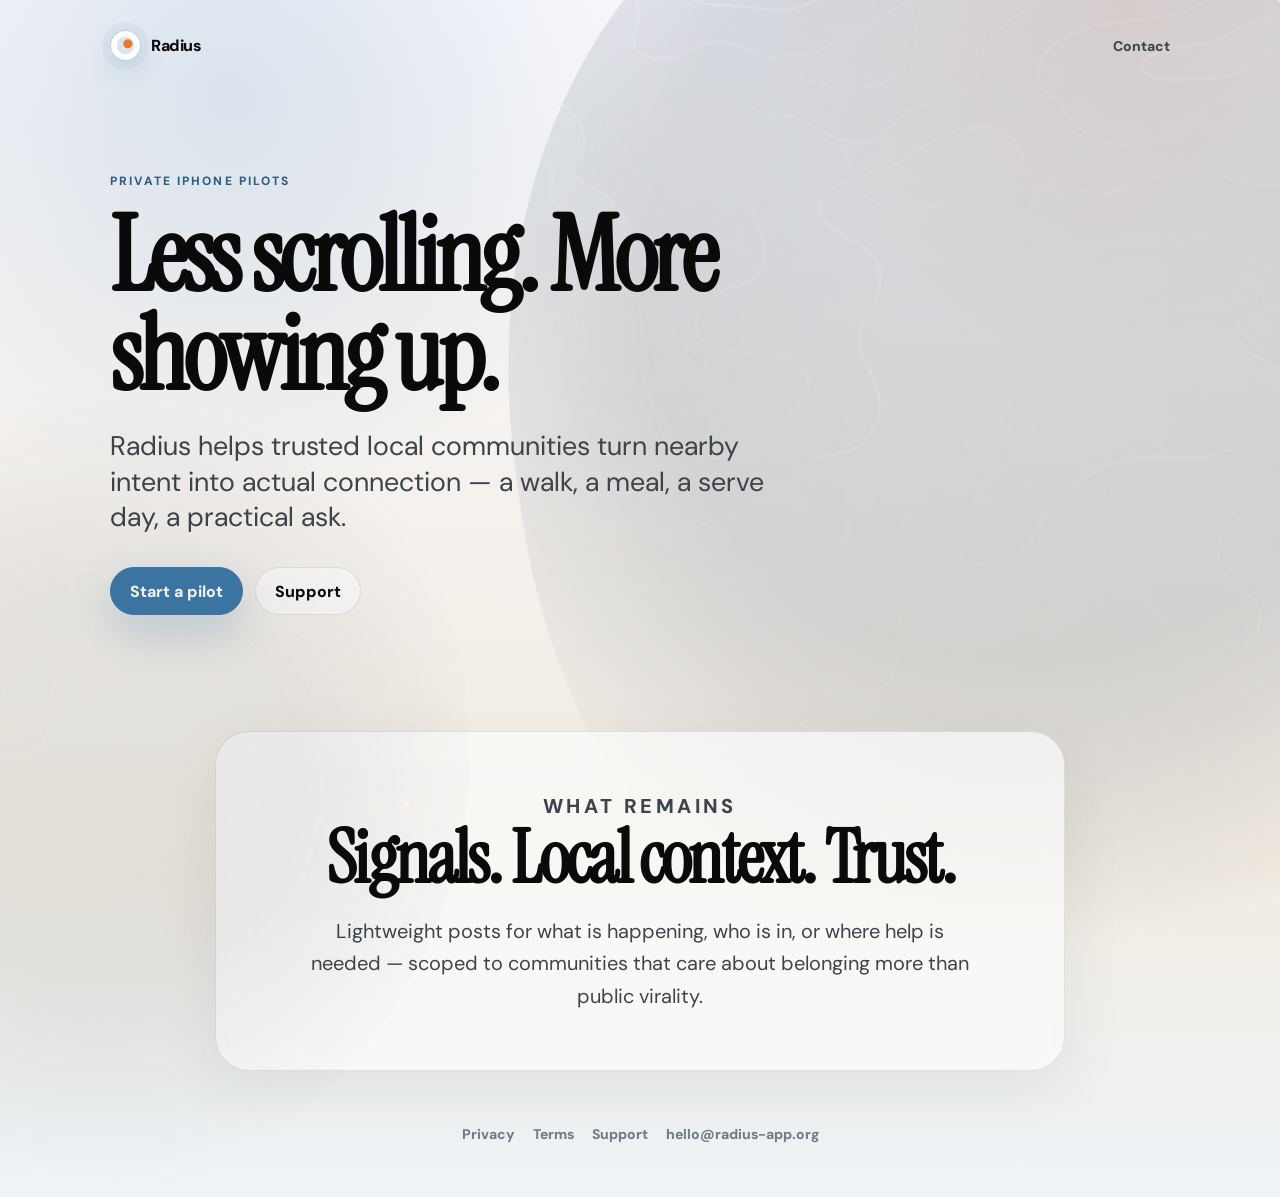
<file: index.html>
<!doctype html>
<html lang="en">
<head>
  <meta charset="utf-8" />
  <meta name="viewport" content="width=device-width, initial-scale=1" />
  <title>Radius — Less scrolling. More showing up.</title>
  <meta name="description" content="Radius helps trusted local communities spend less time scrolling and more time showing up." />
  <meta property="og:title" content="Radius — Less scrolling. More showing up." />
  <meta property="og:description" content="Nearby Signals for trusted communities." />
  <meta property="og:image" content="https://www.radius-app.org/assets/radius-image2-bg.jpg" />
  <meta property="og:type" content="website" />
  <link rel="preconnect" href="https://fonts.googleapis.com">
  <link rel="preconnect" href="https://fonts.gstatic.com" crossorigin>
  <link href="https://fonts.googleapis.com/css2?family=DM+Sans:wght@400;500;700;800&family=Instrument+Serif:ital@0;1&display=swap" rel="stylesheet">
  <link rel="stylesheet" href="styles.css" />
</head>
<body>
  <main class="site-shell">
    <nav class="nav" aria-label="Primary">
      <a class="brand" href="/" aria-label="Radius home"><span class="mark" aria-hidden="true"></span><span>Radius</span></a>
      <a class="nav-contact" href="mailto:hello@radius-app.org?subject=Radius%20pilot%20interest">Contact</a>
    </nav>

    <section class="hero" aria-labelledby="hero-title">
      <p class="eyebrow">Private iPhone pilots</p>
      <h1 id="hero-title">Less scrolling. More showing up.</h1>
      <p class="lead">Radius helps trusted local communities turn nearby intent into actual connection — a walk, a meal, a serve day, a practical ask.</p>
      <div class="hero-actions">
        <a class="button primary" href="mailto:hello@radius-app.org?subject=Radius%20pilot%20interest">Start a pilot</a>
        <a class="button secondary" href="/support">Support</a>
      </div>
    </section>

    <section class="identity" aria-labelledby="identity-title">
      <p class="eyebrow">What remains</p>
      <h2 id="identity-title">Signals. Local context. Trust.</h2>
      <p>Lightweight posts for what is happening, who is in, or where help is needed — scoped to communities that care about belonging more than public virality.</p>
    </section>

    <footer class="footer">
      <a href="/privacy">Privacy</a>
      <a href="/terms">Terms</a>
      <a href="/support">Support</a>
      <a href="mailto:hello@radius-app.org">hello@radius-app.org</a>
    </footer>
  </main>
</body>
</html>
</file>
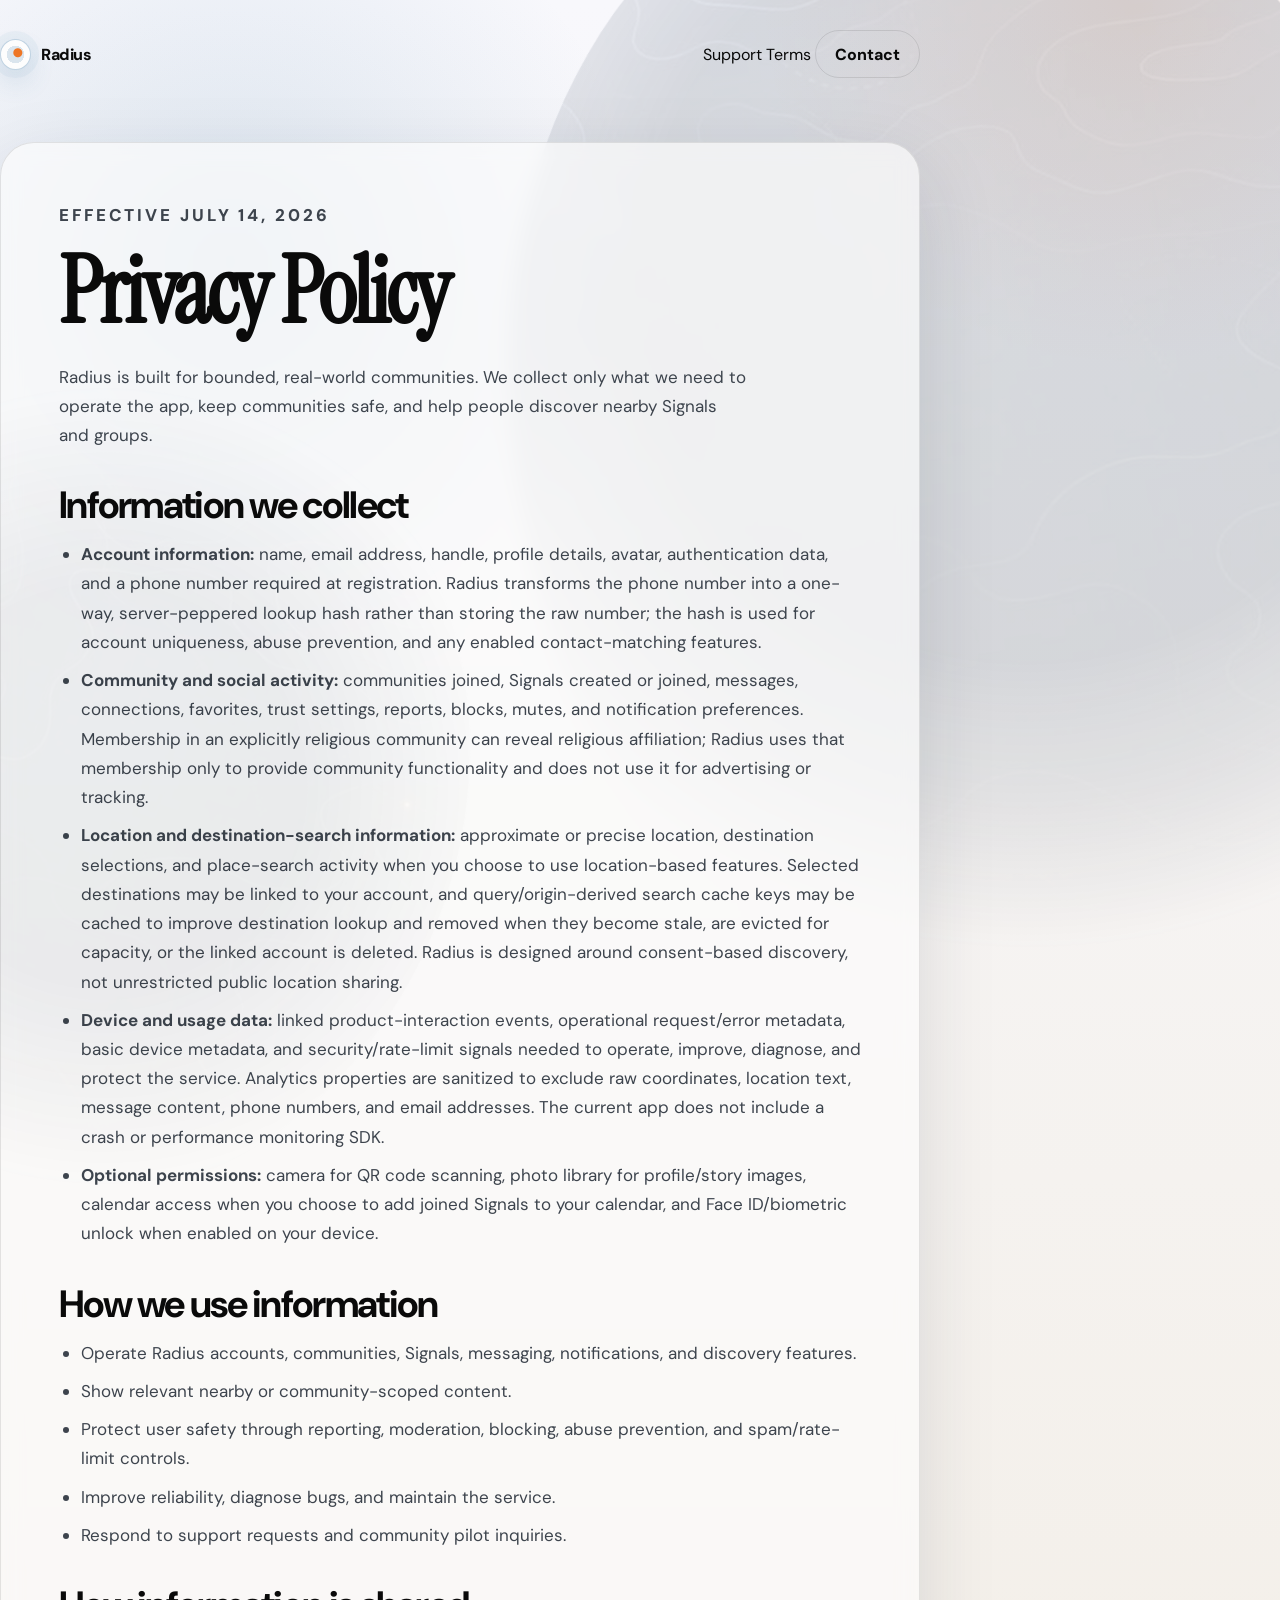
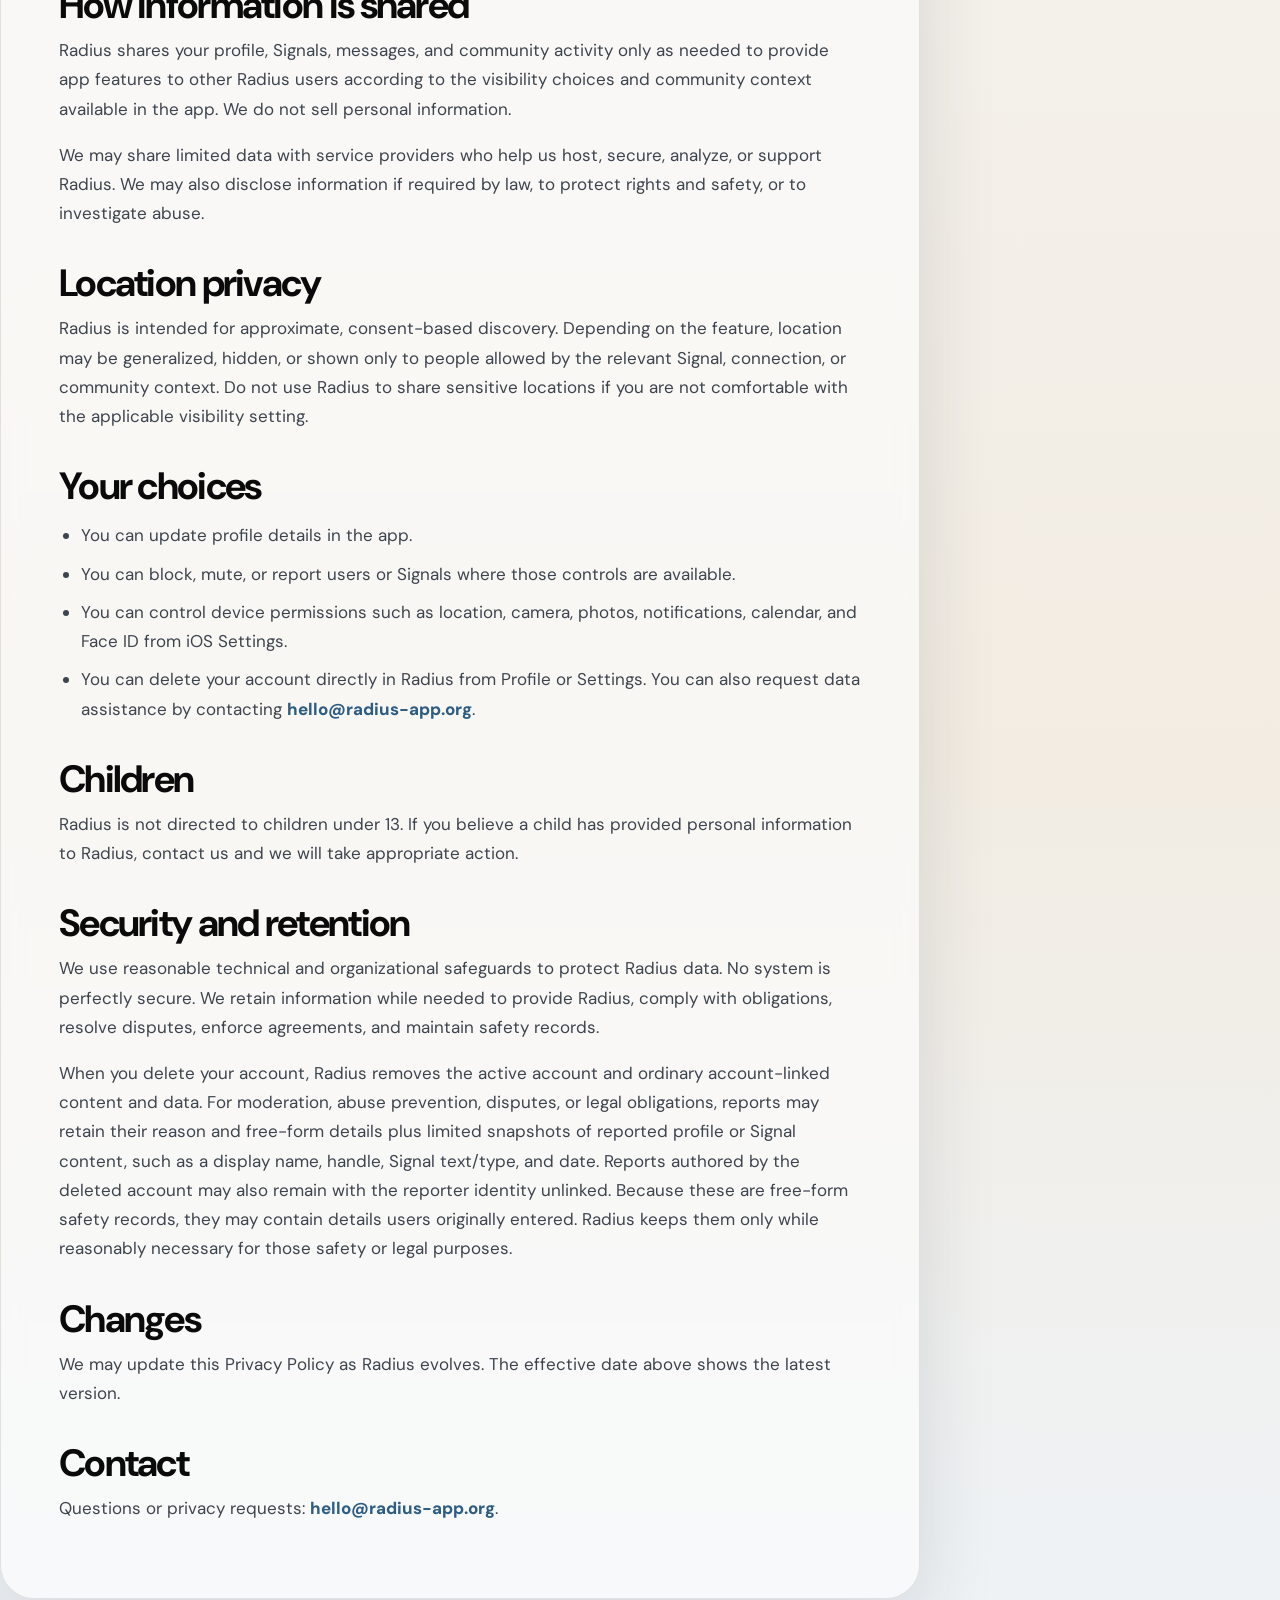
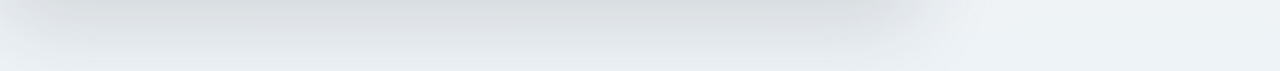
<file: privacy/index.html>
<!doctype html>
<html lang="en">
<head>
  <meta charset="utf-8" />
  <meta name="viewport" content="width=device-width, initial-scale=1" />
  <title>Radius Privacy Policy</title>
  <meta name="description" content="Privacy Policy for Radius." />

  <link rel="preconnect" href="https://fonts.googleapis.com">
  <link rel="preconnect" href="https://fonts.gstatic.com" crossorigin>
  <link href="https://fonts.googleapis.com/css2?family=DM+Sans:wght@400;500;700;800&family=Instrument+Serif:ital@0;1&display=swap" rel="stylesheet">
  <link rel="stylesheet" href="/styles.css" />
</head>
<body>
  <main class="legal-page">
    <nav class="nav" aria-label="Primary">
      <a class="brand" href="/" aria-label="Radius home">
        <span class="mark" aria-hidden="true"></span><span>Radius</span>
      </a>
      <div class="nav-links">
        <a href="/support">Support</a>
        <a href="/terms">Terms</a>
        <a class="button ghost" href="mailto:hello@radius-app.org?subject=Radius%20support">Contact</a>
      </div>
    </nav>

    <article class="legal-card">
      <p class="eyebrow">Effective July 14, 2026</p>
      <h1>Privacy Policy</h1>
      <p class="lead">Radius is built for bounded, real-world communities. We collect only what we need to operate the app, keep communities safe, and help people discover nearby Signals and groups.</p>

      <h2>Information we collect</h2>
      <ul>
        <li><strong>Account information:</strong> name, email address, handle, profile details, avatar, authentication data, and a phone number required at registration. Radius transforms the phone number into a one-way, server-peppered lookup hash rather than storing the raw number; the hash is used for account uniqueness, abuse prevention, and any enabled contact-matching features.</li>
        <li><strong>Community and social activity:</strong> communities joined, Signals created or joined, messages, connections, favorites, trust settings, reports, blocks, mutes, and notification preferences. Membership in an explicitly religious community can reveal religious affiliation; Radius uses that membership only to provide community functionality and does not use it for advertising or tracking.</li>
        <li><strong>Location and destination-search information:</strong> approximate or precise location, destination selections, and place-search activity when you choose to use location-based features. Selected destinations may be linked to your account, and query/origin-derived search cache keys may be cached to improve destination lookup and removed when they become stale, are evicted for capacity, or the linked account is deleted. Radius is designed around consent-based discovery, not unrestricted public location sharing.</li>
        <li><strong>Device and usage data:</strong> linked product-interaction events, operational request/error metadata, basic device metadata, and security/rate-limit signals needed to operate, improve, diagnose, and protect the service. Analytics properties are sanitized to exclude raw coordinates, location text, message content, phone numbers, and email addresses. The current app does not include a crash or performance monitoring SDK.</li>
        <li><strong>Optional permissions:</strong> camera for QR code scanning, photo library for profile/story images, calendar access when you choose to add joined Signals to your calendar, and Face ID/biometric unlock when enabled on your device.</li>
      </ul>

      <h2>How we use information</h2>
      <ul>
        <li>Operate Radius accounts, communities, Signals, messaging, notifications, and discovery features.</li>
        <li>Show relevant nearby or community-scoped content.</li>
        <li>Protect user safety through reporting, moderation, blocking, abuse prevention, and spam/rate-limit controls.</li>
        <li>Improve reliability, diagnose bugs, and maintain the service.</li>
        <li>Respond to support requests and community pilot inquiries.</li>
      </ul>

      <h2>How information is shared</h2>
      <p>Radius shares your profile, Signals, messages, and community activity only as needed to provide app features to other Radius users according to the visibility choices and community context available in the app. We do not sell personal information.</p>
      <p>We may share limited data with service providers who help us host, secure, analyze, or support Radius. We may also disclose information if required by law, to protect rights and safety, or to investigate abuse.</p>

      <h2>Location privacy</h2>
      <p>Radius is intended for approximate, consent-based discovery. Depending on the feature, location may be generalized, hidden, or shown only to people allowed by the relevant Signal, connection, or community context. Do not use Radius to share sensitive locations if you are not comfortable with the applicable visibility setting.</p>

      <h2>Your choices</h2>
      <ul>
        <li>You can update profile details in the app.</li>
        <li>You can block, mute, or report users or Signals where those controls are available.</li>
        <li>You can control device permissions such as location, camera, photos, notifications, calendar, and Face ID from iOS Settings.</li>
        <li>You can delete your account directly in Radius from Profile or Settings. You can also request data assistance by contacting <a href="mailto:hello@radius-app.org?subject=Radius%20privacy%20request">hello@radius-app.org</a>.</li>
      </ul>

      <h2>Children</h2>
      <p>Radius is not directed to children under 13. If you believe a child has provided personal information to Radius, contact us and we will take appropriate action.</p>

      <h2>Security and retention</h2>
      <p>We use reasonable technical and organizational safeguards to protect Radius data. No system is perfectly secure. We retain information while needed to provide Radius, comply with obligations, resolve disputes, enforce agreements, and maintain safety records.</p>
      <p>When you delete your account, Radius removes the active account and ordinary account-linked content and data. For moderation, abuse prevention, disputes, or legal obligations, reports may retain their reason and free-form details plus limited snapshots of reported profile or Signal content, such as a display name, handle, Signal text/type, and date. Reports authored by the deleted account may also remain with the reporter identity unlinked. Because these are free-form safety records, they may contain details users originally entered. Radius keeps them only while reasonably necessary for those safety or legal purposes.</p>

      <h2>Changes</h2>
      <p>We may update this Privacy Policy as Radius evolves. The effective date above shows the latest version.</p>

      <h2>Contact</h2>
      <p>Questions or privacy requests: <a href="mailto:hello@radius-app.org?subject=Radius%20privacy%20request">hello@radius-app.org</a>.</p>
    </article>
  </main>
</body>
</html>
</file>
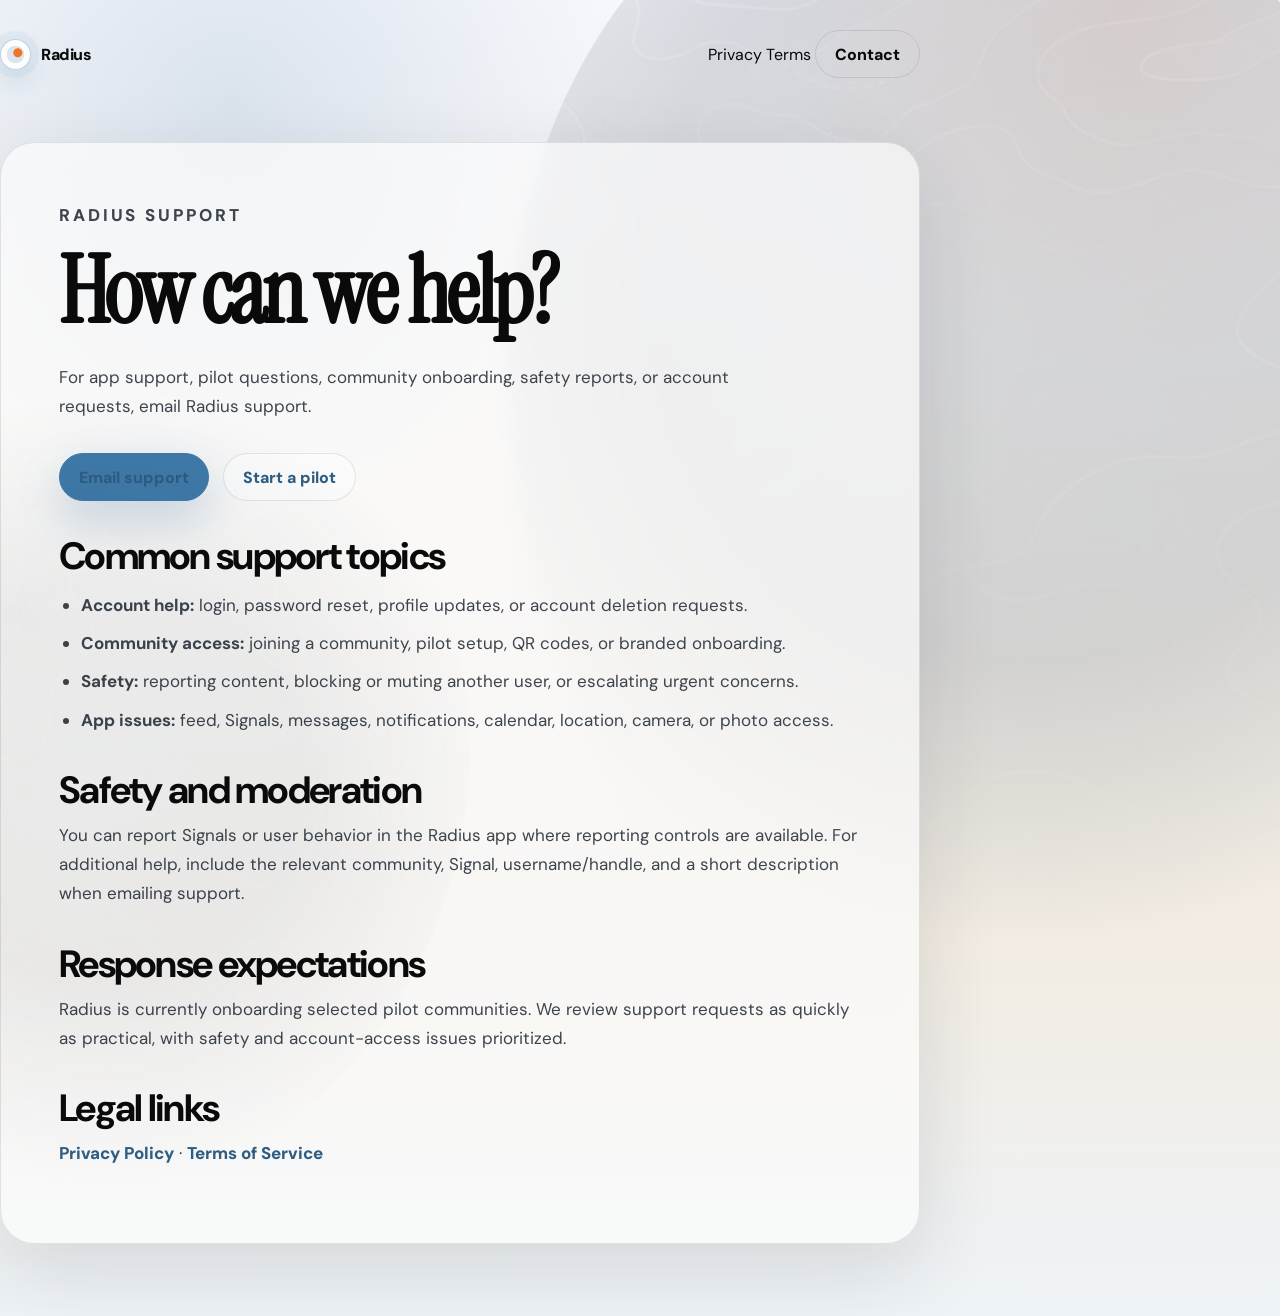
<file: support/index.html>
<!doctype html>
<html lang="en">
<head>
  <meta charset="utf-8" />
  <meta name="viewport" content="width=device-width, initial-scale=1" />
  <title>Radius Support</title>
  <meta name="description" content="Get support for Radius." />

  <link rel="preconnect" href="https://fonts.googleapis.com">
  <link rel="preconnect" href="https://fonts.gstatic.com" crossorigin>
  <link href="https://fonts.googleapis.com/css2?family=DM+Sans:wght@400;500;700;800&family=Instrument+Serif:ital@0;1&display=swap" rel="stylesheet">
  <link rel="stylesheet" href="/styles.css" />
</head>
<body>
  <main class="legal-page">
    <nav class="nav" aria-label="Primary">
      <a class="brand" href="/" aria-label="Radius home">
        <span class="mark" aria-hidden="true"></span><span>Radius</span>
      </a>
      <div class="nav-links">
        <a href="/privacy">Privacy</a>
        <a href="/terms">Terms</a>
        <a class="button ghost" href="mailto:hello@radius-app.org?subject=Radius%20support">Contact</a>
      </div>
    </nav>

    <article class="legal-card support-card">
      <p class="eyebrow">Radius support</p>
      <h1>How can we help?</h1>
      <p class="lead">For app support, pilot questions, community onboarding, safety reports, or account requests, email Radius support.</p>

      <div class="support-actions">
        <a class="button primary" href="mailto:hello@radius-app.org?subject=Radius%20support">Email support</a>
        <a class="button secondary" href="mailto:hello@radius-app.org?subject=Radius%20pilot%20interest">Start a pilot</a>
      </div>

      <h2>Common support topics</h2>
      <ul>
        <li><strong>Account help:</strong> login, password reset, profile updates, or account deletion requests.</li>
        <li><strong>Community access:</strong> joining a community, pilot setup, QR codes, or branded onboarding.</li>
        <li><strong>Safety:</strong> reporting content, blocking or muting another user, or escalating urgent concerns.</li>
        <li><strong>App issues:</strong> feed, Signals, messages, notifications, calendar, location, camera, or photo access.</li>
      </ul>

      <h2>Safety and moderation</h2>
      <p>You can report Signals or user behavior in the Radius app where reporting controls are available. For additional help, include the relevant community, Signal, username/handle, and a short description when emailing support.</p>

      <h2>Response expectations</h2>
      <p>Radius is currently onboarding selected pilot communities. We review support requests as quickly as practical, with safety and account-access issues prioritized.</p>

      <h2>Legal links</h2>
      <p><a href="/privacy">Privacy Policy</a> · <a href="/terms">Terms of Service</a></p>
    </article>
  </main>
</body>
</html>
</file>
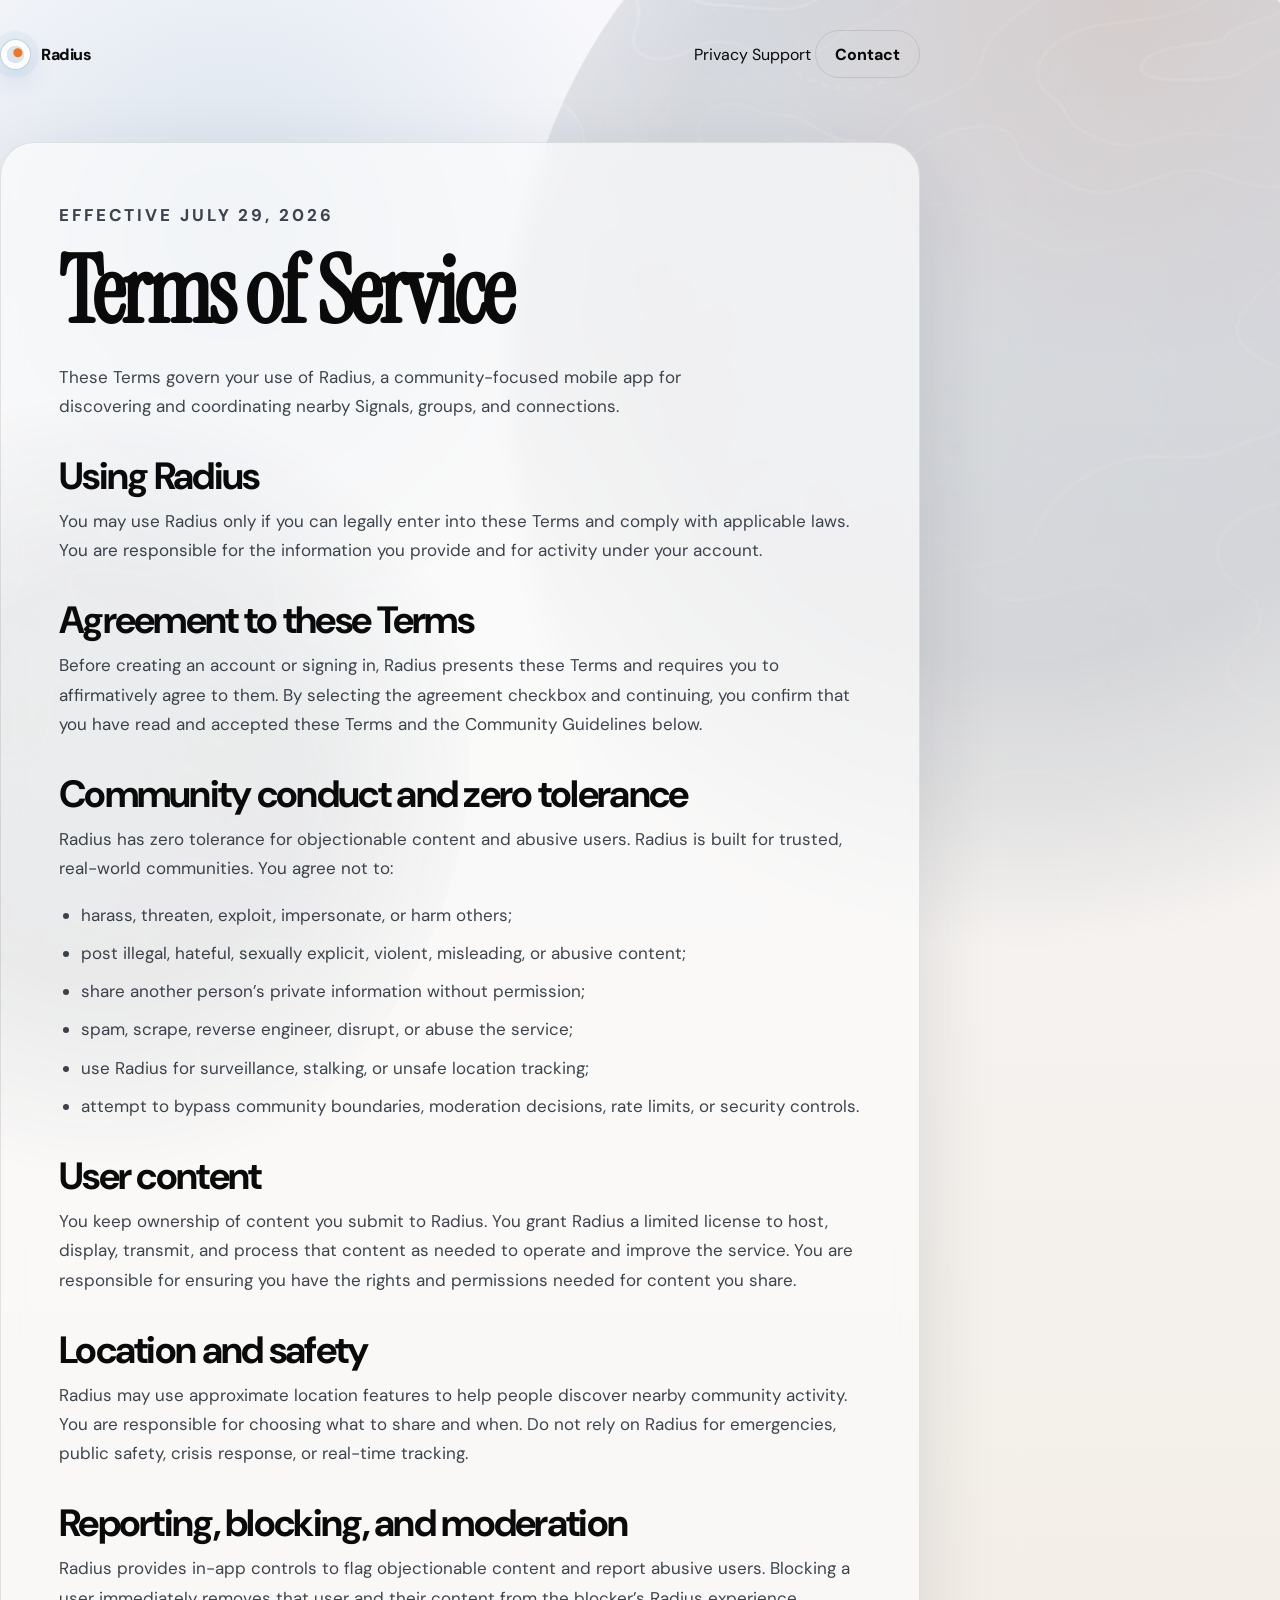
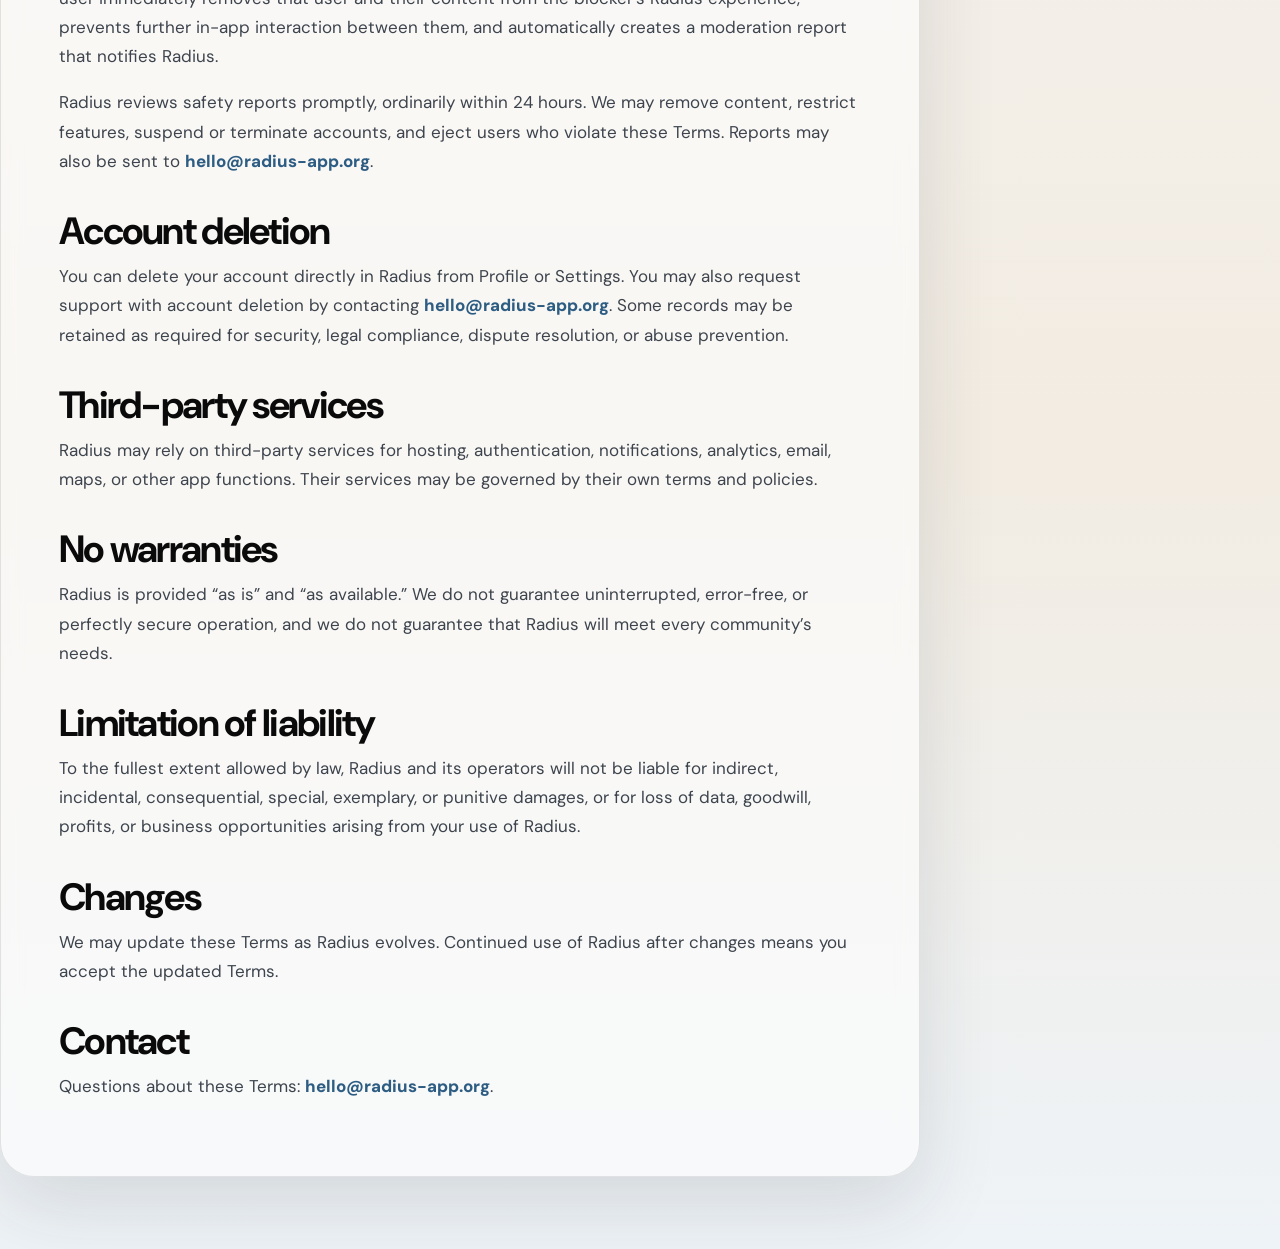
<file: terms/index.html>
<!doctype html>
<html lang="en">
<head>
  <meta charset="utf-8" />
  <meta name="viewport" content="width=device-width, initial-scale=1" />
  <title>Radius Terms of Service</title>
  <meta name="description" content="Terms of Service for Radius." />

  <link rel="preconnect" href="https://fonts.googleapis.com">
  <link rel="preconnect" href="https://fonts.gstatic.com" crossorigin>
  <link href="https://fonts.googleapis.com/css2?family=DM+Sans:wght@400;500;700;800&family=Instrument+Serif:ital@0;1&display=swap" rel="stylesheet">
  <link rel="stylesheet" href="/styles.css" />
</head>
<body>
  <main class="legal-page">
    <nav class="nav" aria-label="Primary">
      <a class="brand" href="/" aria-label="Radius home">
        <span class="mark" aria-hidden="true"></span><span>Radius</span>
      </a>
      <div class="nav-links">
        <a href="/privacy">Privacy</a>
        <a href="/support">Support</a>
        <a class="button ghost" href="mailto:hello@radius-app.org?subject=Radius%20support">Contact</a>
      </div>
    </nav>

    <article class="legal-card">
      <p class="eyebrow">Effective July 29, 2026</p>
      <h1>Terms of Service</h1>
      <p class="lead">These Terms govern your use of Radius, a community-focused mobile app for discovering and coordinating nearby Signals, groups, and connections.</p>

      <h2>Using Radius</h2>
      <p>You may use Radius only if you can legally enter into these Terms and comply with applicable laws. You are responsible for the information you provide and for activity under your account.</p>

      <h2>Agreement to these Terms</h2>
      <p>Before creating an account or signing in, Radius presents these Terms and requires you to affirmatively agree to them. By selecting the agreement checkbox and continuing, you confirm that you have read and accepted these Terms and the Community Guidelines below.</p>

      <h2>Community conduct and zero tolerance</h2>
      <p>Radius has zero tolerance for objectionable content and abusive users. Radius is built for trusted, real-world communities. You agree not to:</p>
      <ul>
        <li>harass, threaten, exploit, impersonate, or harm others;</li>
        <li>post illegal, hateful, sexually explicit, violent, misleading, or abusive content;</li>
        <li>share another person’s private information without permission;</li>
        <li>spam, scrape, reverse engineer, disrupt, or abuse the service;</li>
        <li>use Radius for surveillance, stalking, or unsafe location tracking;</li>
        <li>attempt to bypass community boundaries, moderation decisions, rate limits, or security controls.</li>
      </ul>

      <h2>User content</h2>
      <p>You keep ownership of content you submit to Radius. You grant Radius a limited license to host, display, transmit, and process that content as needed to operate and improve the service. You are responsible for ensuring you have the rights and permissions needed for content you share.</p>

      <h2>Location and safety</h2>
      <p>Radius may use approximate location features to help people discover nearby community activity. You are responsible for choosing what to share and when. Do not rely on Radius for emergencies, public safety, crisis response, or real-time tracking.</p>

      <h2>Reporting, blocking, and moderation</h2>
      <p>Radius provides in-app controls to flag objectionable content and report abusive users. Blocking a user immediately removes that user and their content from the blocker’s Radius experience, prevents further in-app interaction between them, and automatically creates a moderation report that notifies Radius.</p>
      <p>Radius reviews safety reports promptly, ordinarily within 24 hours. We may remove content, restrict features, suspend or terminate accounts, and eject users who violate these Terms. Reports may also be sent to <a href="mailto:hello@radius-app.org?subject=Radius%20safety%20report">hello@radius-app.org</a>.</p>

      <h2>Account deletion</h2>
      <p>You can delete your account directly in Radius from Profile or Settings. You may also request support with account deletion by contacting <a href="mailto:hello@radius-app.org?subject=Radius%20account%20deletion">hello@radius-app.org</a>. Some records may be retained as required for security, legal compliance, dispute resolution, or abuse prevention.</p>

      <h2>Third-party services</h2>
      <p>Radius may rely on third-party services for hosting, authentication, notifications, analytics, email, maps, or other app functions. Their services may be governed by their own terms and policies.</p>

      <h2>No warranties</h2>
      <p>Radius is provided “as is” and “as available.” We do not guarantee uninterrupted, error-free, or perfectly secure operation, and we do not guarantee that Radius will meet every community’s needs.</p>

      <h2>Limitation of liability</h2>
      <p>To the fullest extent allowed by law, Radius and its operators will not be liable for indirect, incidental, consequential, special, exemplary, or punitive damages, or for loss of data, goodwill, profits, or business opportunities arising from your use of Radius.</p>

      <h2>Changes</h2>
      <p>We may update these Terms as Radius evolves. Continued use of Radius after changes means you accept the updated Terms.</p>

      <h2>Contact</h2>
      <p>Questions about these Terms: <a href="mailto:hello@radius-app.org?subject=Radius%20terms">hello@radius-app.org</a>.</p>
    </article>
  </main>
</body>
</html>
</file>
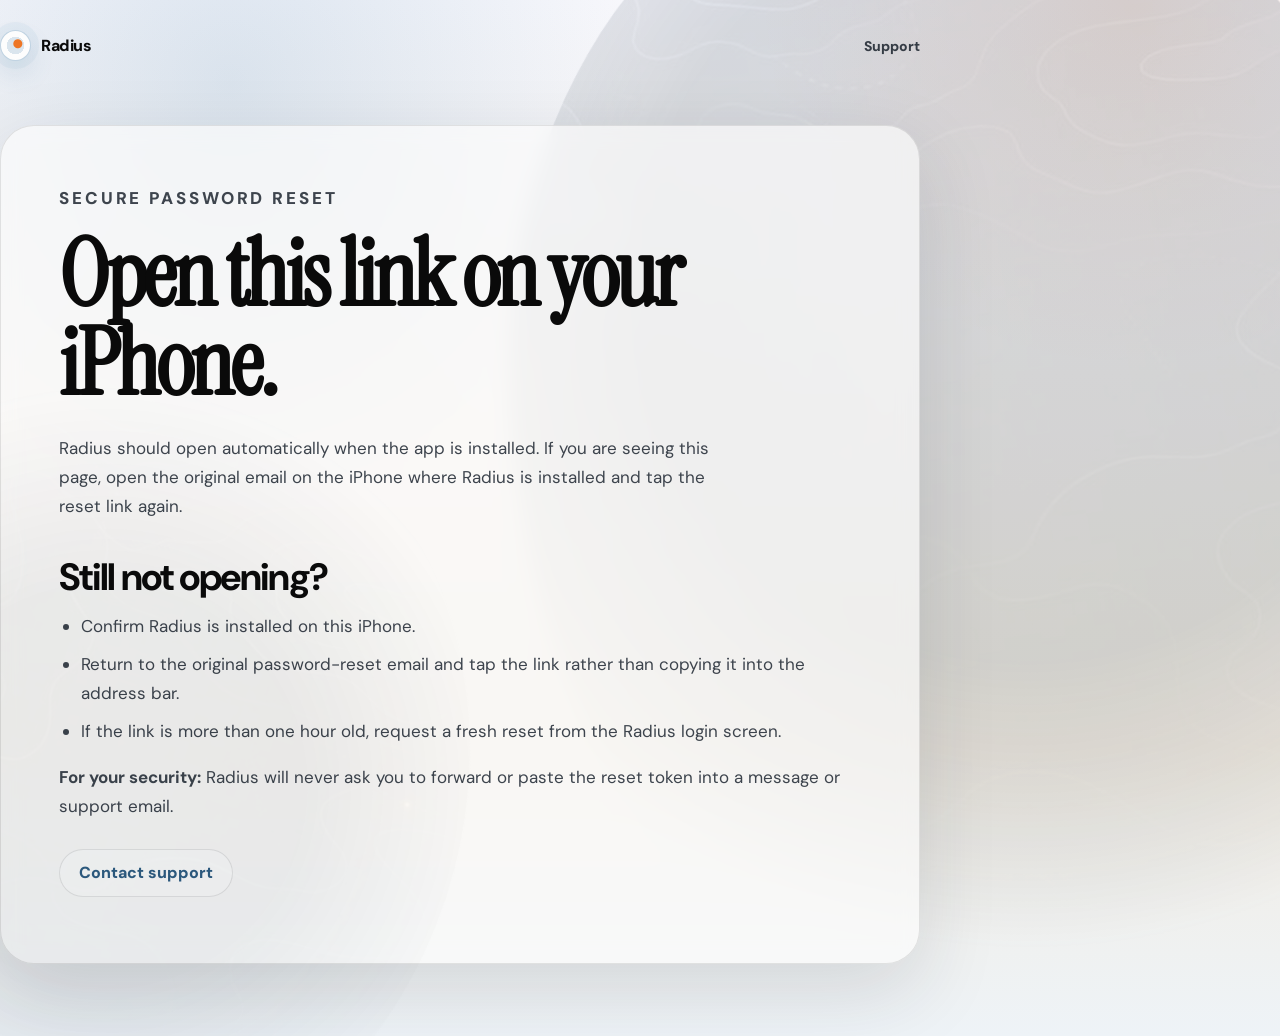
<file: onboarding/reset-password/index.html>
<!doctype html>
<html lang="en">
<head>
  <meta charset="utf-8" />
  <meta name="viewport" content="width=device-width, initial-scale=1" />
  <meta name="referrer" content="no-referrer" />
  <meta name="robots" content="noindex,nofollow,noarchive" />
  <title>Open Radius to reset your password</title>
  <meta name="description" content="Open this secure password-reset link on the iPhone where Radius is installed." />
  <link rel="preconnect" href="https://fonts.googleapis.com">
  <link rel="preconnect" href="https://fonts.gstatic.com" crossorigin>
  <link href="https://fonts.googleapis.com/css2?family=DM+Sans:wght@400;500;700;800&family=Instrument+Serif:ital@0;1&display=swap" rel="stylesheet">
  <link rel="stylesheet" href="/styles.css" />
</head>
<body>
  <main class="legal-page">
    <nav class="nav" aria-label="Primary">
      <a class="brand" href="/" aria-label="Radius home">
        <span class="mark" aria-hidden="true"></span><span>Radius</span>
      </a>
      <a class="nav-contact" href="/support">Support</a>
    </nav>

    <article class="legal-card support-card">
      <p class="eyebrow">Secure password reset</p>
      <h1>Open this link on your iPhone.</h1>
      <p class="lead">Radius should open automatically when the app is installed. If you are seeing this page, open the original email on the iPhone where Radius is installed and tap the reset link again.</p>

      <h2>Still not opening?</h2>
      <ul>
        <li>Confirm Radius is installed on this iPhone.</li>
        <li>Return to the original password-reset email and tap the link rather than copying it into the address bar.</li>
        <li>If the link is more than one hour old, request a fresh reset from the Radius login screen.</li>
      </ul>

      <p class="reset-security-note"><strong>For your security:</strong> Radius will never ask you to forward or paste the reset token into a message or support email.</p>
      <div class="support-actions">
        <a class="button secondary" href="/support">Contact support</a>
      </div>
    </article>
  </main>
</body>
</html>
</file>
<file: styles.css>
:root {
  color-scheme: light;
  --paper: #F8F8FC;
  --paper-warm: #F2ECE2;
  --surface: rgba(253, 253, 253, 0.68);
  --ink: #0A0A0A;
  --body: #3D444D;
  --muted: #747B86;
  --line: rgba(10, 10, 10, 0.10);
  --mineral: #3F7AA9;
  --mineral-deep: #2E5D83;
  --ochre: #EE7625;
  --shadow: 0 28px 80px rgba(28, 39, 52, 0.13);
}

* { box-sizing: border-box; }
html { scroll-behavior: smooth; }
body {
  margin: 0;
  font-family: "DM Sans", system-ui, -apple-system, BlinkMacSystemFont, sans-serif;
  background:
    radial-gradient(circle at 18% 8%, rgba(63, 122, 169, 0.16), transparent 26rem),
    radial-gradient(circle at 88% 0%, rgba(238, 118, 37, 0.10), transparent 23rem),
    linear-gradient(180deg, var(--paper), var(--paper-warm) 72%, #EEF3F7);
  color: var(--ink);
  min-height: 100vh;
}
body::before {
  content: "";
  position: fixed;
  inset: -18% -12% auto auto;
  width: min(920px, 118vw);
  height: min(1180px, 150vh);
  pointer-events: none;
  background-image: url("assets/radius-image2-bg.jpg");
  background-size: cover;
  background-position: center;
  background-repeat: no-repeat;
  opacity: .16;
  mix-blend-mode: multiply;
  transform: rotate(-8deg);
  border-radius: 48%;
  mask-image: radial-gradient(circle at 58% 38%, black 0 42%, rgba(0,0,0,.55) 58%, transparent 74%);
}
body::after {
  content: "";
  position: fixed;
  inset: auto auto -34% -20%;
  width: min(720px, 100vw);
  height: min(840px, 95vh);
  pointer-events: none;
  background-image: url("assets/radius-image2-bg.jpg");
  background-size: cover;
  background-position: center;
  opacity: .075;
  mix-blend-mode: multiply;
  transform: rotate(18deg);
  border-radius: 50%;
  mask-image: radial-gradient(circle, black 0 35%, transparent 72%);
}

a { color: inherit; text-decoration: none; }
.site-shell { width: min(1060px, calc(100% - 32px)); margin: 0 auto; position: relative; }

.nav {
  display: flex;
  align-items: center;
  justify-content: space-between;
  padding: 30px 0;
}
.brand { display: inline-flex; align-items: center; gap: 10px; font-weight: 800; letter-spacing: -0.03em; }
.mark {
  width: 31px;
  height: 31px;
  border-radius: 50%;
  border: 1px solid rgba(63,122,169,.32);
  background:
    radial-gradient(circle at 58% 44%, var(--ochre) 0 4px, transparent 5px),
    radial-gradient(circle, rgba(63,122,169,.18) 0 42%, transparent 43%),
    #FDFDFD;
  box-shadow: 0 0 0 8px rgba(63,122,169,.055), 0 12px 26px rgba(63,122,169,.16);
}
.nav-contact { color: var(--body); font-size: 14px; font-weight: 800; }

.hero {
  min-height: 640px;
  max-width: 820px;
  display: flex;
  flex-direction: column;
  justify-content: center;
  padding: 58px 0 92px;
}
.eyebrow {
  color: var(--mineral-deep);
  text-transform: uppercase;
  letter-spacing: .17em;
  font-size: 12px;
  font-weight: 800;
  margin: 0 0 18px;
}
h1, h2, h3, p { margin-top: 0; }
h1 {
  font-family: "Instrument Serif", Georgia, serif;
  font-size: clamp(64px, 8.2vw, 112px);
  line-height: .94;
  letter-spacing: -0.04em;
  margin-bottom: 24px;
}
.lead {
  max-width: 690px;
  color: var(--body);
  font-size: clamp(20px, 2.7vw, 27px);
  line-height: 1.32;
  margin-bottom: 32px;
}
.hero-actions { display: flex; gap: 12px; flex-wrap: wrap; }
.button {
  display: inline-flex;
  align-items: center;
  justify-content: center;
  min-height: 48px;
  padding: 0 19px;
  border-radius: 999px;
  border: 1px solid var(--line);
  font-weight: 800;
  transition: transform .18s ease, box-shadow .18s ease;
}
.button:hover { transform: translateY(-1px); box-shadow: 0 12px 30px rgba(63,122,169,.13); }
.primary { background: var(--mineral); border-color: var(--mineral); color: white; box-shadow: 0 18px 44px rgba(63,122,169,.24); }
.secondary { background: rgba(253,253,253,.68); color: var(--ink); }

.identity {
  max-width: 850px;
  margin: 0 auto 54px;
  text-align: center;
  border: 1px solid var(--line);
  background: var(--surface);
  border-radius: 34px;
  padding: clamp(30px, 6vw, 58px);
  box-shadow: 0 20px 64px rgba(28,39,52,.07);
  backdrop-filter: blur(10px);
}
.identity h2 {
  font-family: "Instrument Serif", Georgia, serif;
  font-size: clamp(48px, 6vw, 74px);
  line-height: .98;
  letter-spacing: -.038em;
  margin-bottom: 20px;
}
.identity p { color: var(--body); line-height: 1.62; font-size: clamp(18px, 2vw, 20px); margin: 0 auto; max-width: 670px; }

.footer {
  display: flex;
  flex-wrap: wrap;
  gap: 18px;
  justify-content: center;
  margin: 42px 0 54px;
  color: var(--muted);
  font-size: 14px;
  font-weight: 800;
}
.footer a:hover, .legal-card a:hover { color: var(--ink); }

.legal-page { width: min(920px, calc(100% - 32px)); }
.legal-card {
  border: 1px solid var(--line);
  background: var(--surface);
  border-radius: 34px;
  padding: clamp(28px, 5vw, 58px);
  margin: 34px 0 72px;
  box-shadow: var(--shadow);
  backdrop-filter: blur(10px);
}
.legal-card h1 { font-size: clamp(56px, 8vw, 92px); line-height: .96; letter-spacing: -.038em; margin: 10px 0 26px; }
.legal-card h2 { margin: 36px 0 12px; font-size: clamp(26px, 4vw, 38px); line-height: 1; letter-spacing: -.045em; }
.legal-card p, .legal-card li { color: var(--body); line-height: 1.72; font-size: 17px; }
.legal-card ul { padding-left: 22px; }
.legal-card li { margin: 9px 0; }
.legal-card a { color: var(--mineral-deep); font-weight: 800; }
.support-actions { display: flex; gap: 14px; flex-wrap: wrap; margin: 28px 0 8px; }

@media (max-width: 840px) {
  .site-shell { width: min(100% - 24px, 680px); }
  body::before { inset: -12% -66% auto auto; width: 980px; height: 980px; opacity: .13; }
  body::after { display: none; }
  .hero { min-height: auto; padding: 92px 0 72px; }
  h1 { font-size: clamp(58px, 15vw, 92px); }
}
</file>
